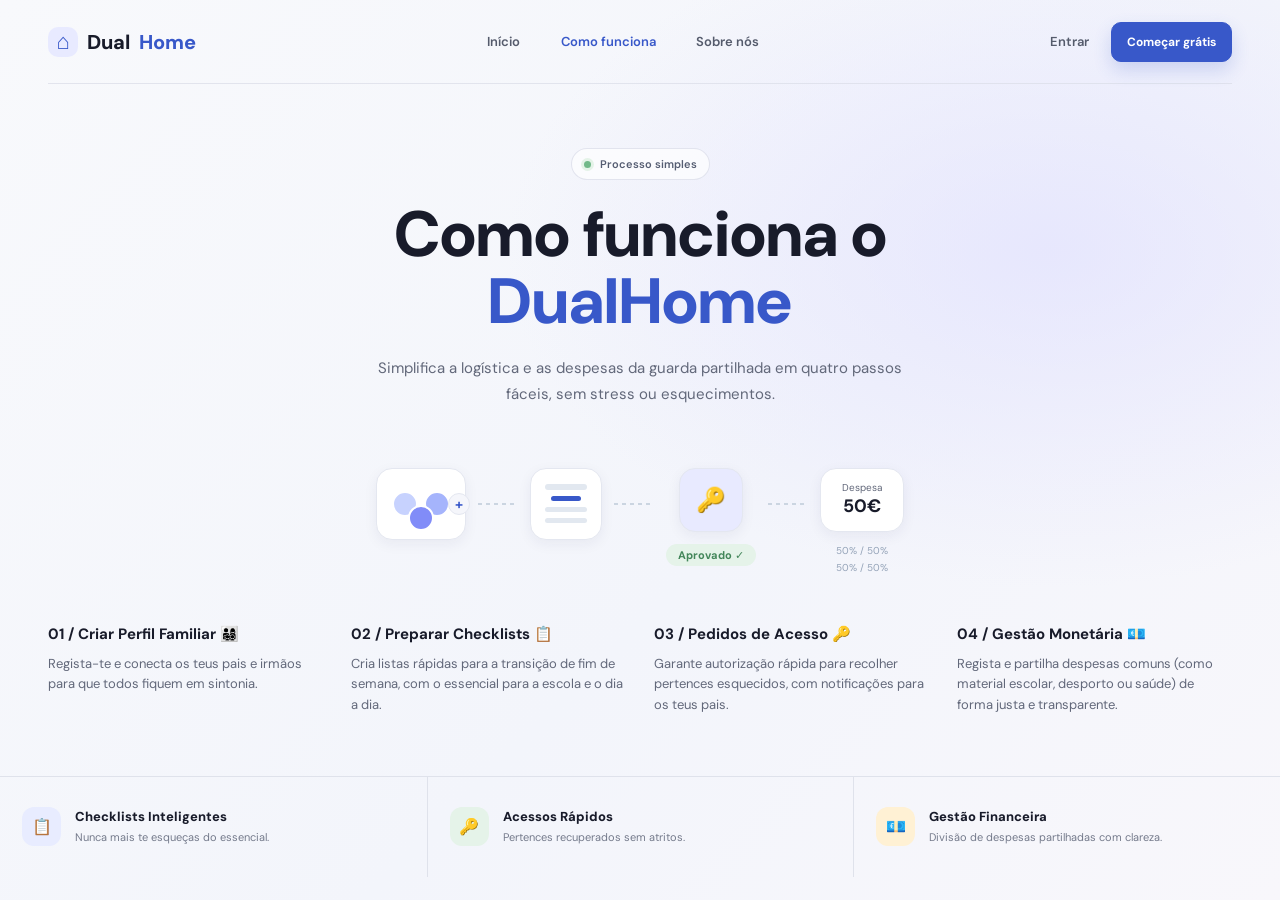
<file: como.html>
<!DOCTYPE html>
<html lang="pt">
<head>
  <meta charset="UTF-8">
  <meta name="viewport" content="width=device-width, initial-scale=1.0">
  <title>Como funciona | DualHome</title>
  <link rel="stylesheet" href="styles/style.css">
  <link href="https://fonts.googleapis.com/css2?family=DM+Sans:wght@400;500;600;700;800&display=swap" rel="stylesheet">
</head>
<body>

  <header class="site-header page-shell">
    <a href="index.html" class="brand">
      <span class="brand-mark">⌂</span>
      Dual<span class="brand-light">Home</span>
    </a>

    <nav class="navbar">
      <a href="index.html" class="nav-link">Início</a>
      <a href="como.html" class="nav-link active">Como funciona</a>
      <a href="sobre.html" class="nav-link">Sobre nós</a>
    </nav>

    <div class="header-actions">
      <a href="login.html" class="login-link">Entrar</a>
      <a href="#" class="button button-small">Começar grátis</a>
    </div>
  </header>

  <main>
    <section class="page-shell process-intro">
      <div class="eyebrow process-eyebrow">
        <span class="eyebrow-dot"></span>
        Processo simples
      </div>
      <h1 class="process-title">
        Como funciona o <span>DualHome</span>
      </h1>
      <p class="hero-description process-description">
        Simplifica a logística e as despesas da guarda partilhada em quatro passos fáceis, sem stress ou esquecimentos.
      </p>
    </section>

    <section class="page-shell process-flow">
      <div class="process-flow-track">
        <div class="process-flow-step">
          <div class="process-visual process-visual-family">
            <div class="family-avatars">
              <div class="family-avatar family-avatar-one"></div>
              <div class="family-avatar family-avatar-two"></div>
              <div class="family-avatar family-avatar-child"></div>
              <div class="family-add">+</div>
            </div>
          </div>
        </div>

        <div class="process-flow-connector"></div>

        <div class="process-flow-step">
          <div class="process-visual process-visual-checklist">
            <div class="checklist-line"></div>
            <div class="checklist-line checklist-line-active"></div>
            <div class="checklist-line"></div>
            <div class="checklist-line"></div>
          </div>
        </div>

        <div class="process-flow-connector"></div>

        <div class="process-flow-step">
          <div class="process-visual process-visual-access">
            <span class="process-access-icon">🔑</span>
          </div>
          <span class="process-approved">Aprovado ✓</span>
        </div>

        <div class="process-flow-connector"></div>

        <div class="process-flow-step">
          <div class="process-visual process-visual-expense">
            <span class="expense-label">Despesa</span>
            <strong class="expense-amount">50€</strong>
          </div>
          <div class="expense-splits">
            <span>50% / 50%</span>
            <span>50% / 50%</span>
          </div>
        </div>

      </div>
    </section>

    <section class="page-shell process-steps">
      <div class="process-steps-grid">
        <div class="process-step">
          <h3 class="process-step-title">01 / Criar Perfil Familiar 👨‍👩‍👧‍👦</h3>
          <p class="process-step-description">Regista-te e conecta os teus pais e irmãos para que todos fiquem em sintonia.</p>
        </div>
        <div class="process-step">
          <h3 class="process-step-title">02 / Preparar Checklists 📋</h3>
          <p class="process-step-description">Cria listas rápidas para a transição de fim de semana, com o essencial para a escola e o dia a dia.</p>
        </div>
        <div class="process-step">
          <h3 class="process-step-title">03 / Pedidos de Acesso 🔑</h3>
          <p class="process-step-description">Garante autorização rápida para recolher pertences esquecidos, com notificações para os teus pais.</p>
        </div>
        <div class="process-step">
          <h3 class="process-step-title">04 / Gestão Monetária 💶</h3>
          <p class="process-step-description">Regista e partilha despesas comuns (como material escolar, desporto ou saúde) de forma justa e transparente.</p>
        </div>
      </div>
    </section>

    <section class="features">
      <div class="feature-item">
        <div class="feature-icon icon-blue">📋</div>
        <div>
          <h2>Checklists Inteligentes</h2>
          <p>Nunca mais te esqueças do essencial.</p>
        </div>
      </div>
      <div class="feature-item">
        <div class="feature-icon icon-green">🔑</div>
        <div>
          <h2>Acessos Rápidos</h2>
          <p>Pertences recuperados sem atritos.</p>
        </div>
      </div>
      <div class="feature-item">
        <div class="feature-icon icon-yellow">💶</div>
        <div>
          <h2>Gestão Financeira</h2>
          <p>Divisão de despesas partilhadas com clareza.</p>
        </div>
      </div>
    </section>

  </main>

</body>
</html>
</file>
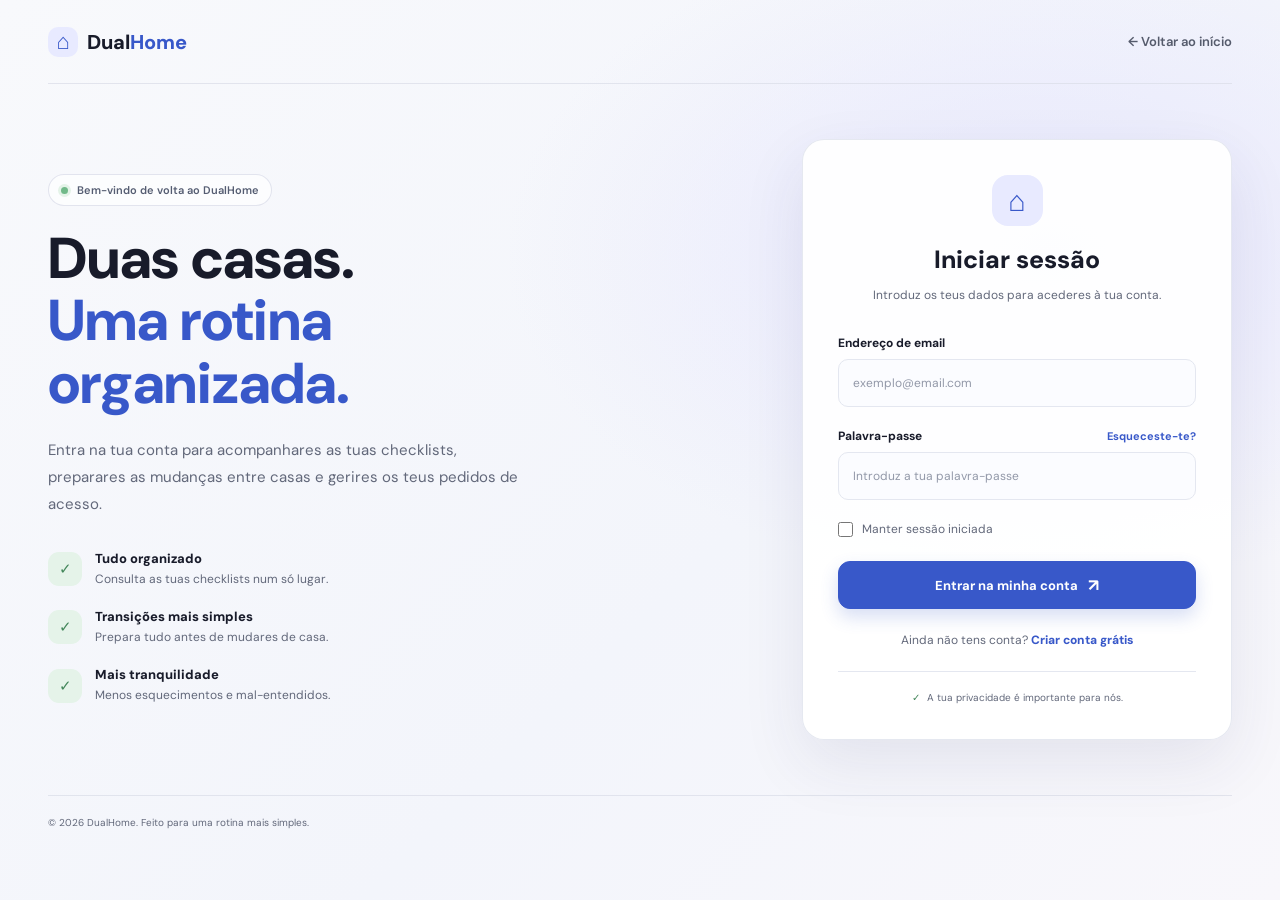
<file: Login.html>
<!doctype html>
<html lang="pt-PT">

<head>
    <meta charset="UTF-8">
    <meta name="viewport" content="width=device-width, initial-scale=1.0">
    <meta name="theme-color" content="#f5f6fb">

    <link rel="preconnect" href="https://fonts.googleapis.com">
    <link rel="preconnect" href="https://fonts.gstatic.com" crossorigin>

    <link
        href="https://fonts.googleapis.com/css2?family=DM+Sans:wght@400;500;600;700;800&display=swap"
        rel="stylesheet"
    >

    <link rel="stylesheet" href="styles/style.css">

    <title>Entrar | DualHome</title>
</head>

<body>

    <div class="page-shell">

        <!-- Cabeçalho -->
        <header class="site-header">

            <a class="brand" href="index.html">
                <span class="brand-mark">⌂</span>
                <span>Dual<span class="brand-light">Home</span></span>
            </a>

            <a class="login-link" href="index.html">
                ← Voltar ao início
            </a>

        </header>

        <!-- Conteúdo principal -->
        <main class="login-layout">

            <!-- Apresentação -->
            <section class="login-copy">

                <p class="eyebrow">
                    <span class="eyebrow-dot"></span>
                    Bem-vindo de volta ao DualHome
                </p>

                <h1>
                    Duas casas.<br>
                    <span>Uma rotina organizada.</span>
                </h1>

                <p class="hero-description">
                    Entra na tua conta para acompanhares as tuas
                    checklists, preparares as mudanças entre casas
                    e gerires os teus pedidos de acesso.
                </p>

                <div class="login-benefits">

                    <div class="login-benefit">
                        <span class="benefit-check">✓</span>

                        <div>
                            <h3>Tudo organizado</h3>
                            <p>Consulta as tuas checklists num só lugar.</p>
                        </div>
                    </div>

                    <div class="login-benefit">
                        <span class="benefit-check">✓</span>

                        <div>
                            <h3>Transições mais simples</h3>
                            <p>Prepara tudo antes de mudares de casa.</p>
                        </div>
                    </div>

                    <div class="login-benefit">
                        <span class="benefit-check">✓</span>

                        <div>
                            <h3>Mais tranquilidade</h3>
                            <p>Menos esquecimentos e mal-entendidos.</p>
                        </div>
                    </div>

                </div>

            </section>

            <!-- Formulário -->
            <section class="login-card">

                <div class="login-card-header">

                    <div class="login-icon">⌂</div>

                    <h2>Iniciar sessão</h2>

                    <p>
                        Introduz os teus dados para acederes à tua conta.
                    </p>

                </div>

                <form action="#" method="post">

                    <div class="login-field">

                        <label for="email">
                            Endereço de email
                        </label>

                        <input
                            type="email"
                            id="email"
                            name="email"
                            placeholder="exemplo@email.com"
                            autocomplete="email"
                            required
                        >

                    </div>

                    <div class="login-field">

                        <div class="password-heading">

                            <label for="password">
                                Palavra-passe
                            </label>

                            <a href="recuperar-password.html">
                                Esqueceste-te?
                            </a>

                        </div>

                        <input
                            type="password"
                            id="password"
                            name="password"
                            placeholder="Introduz a tua palavra-passe"
                            autocomplete="current-password"
                            required
                        >

                    </div>

                    <div class="login-options">

                        <label>
                            <input
                                type="checkbox"
                                name="remember"
                            >
                            Manter sessão iniciada
                        </label>

                    </div>

                    <button type="submit" class="button login-submit">
                        Entrar na minha conta
                        <span aria-hidden="true">↗</span>
                    </button>

                </form>

                <div class="login-register">

                    <p>
                        Ainda não tens conta?
                        <a href="registo.html">Criar conta grátis</a>
                    </p>

                </div>

                <div class="login-privacy">
                    <span>✓</span>
                    A tua privacidade é importante para nós.
                </div>

            </section>

        </main>

        <!-- Rodapé -->
        <footer class="login-footer">
            <p>
                © 2026 DualHome. Feito para uma rotina mais simples.
            </p>
        </footer>

    </div>

</body>
</html>
</file>
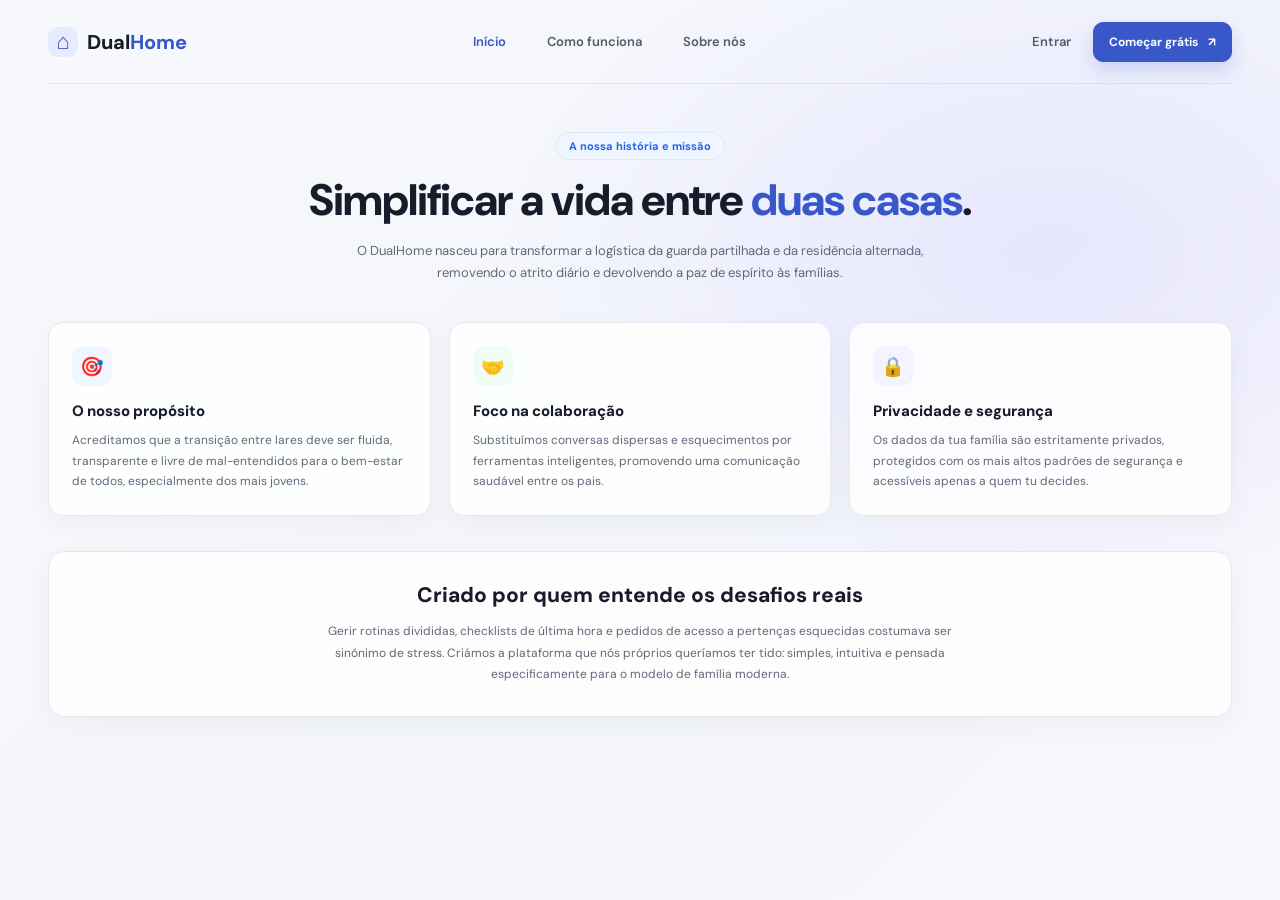
<file: sobrenos.html>
<!DOCTYPE html>
<html lang="pt-PT">

<head>
    <meta charset="UTF-8">
    <meta name="viewport" content="width=device-width, initial-scale=1.0">
    <title>DualHome - Sobre Nós</title>
    <link rel="stylesheet" href="styles/style.css">
    <link href="https://fonts.googleapis.com/css2?family=DM+Sans:wght@400;500;600;700;800&display=swap"
        rel="stylesheet">
</head>

<body>

    <div class="page-shell">
        <header class="site-header">
            <a class="brand" href="index.html" aria-label="DualHome, início">
                <span class="brand-mark" aria-hidden="true">⌂</span>
                <span>Dual<span class="brand-light">Home</span></span>
            </a>

            <nav class="navbar" aria-label="Navegação principal">
                <a class="nav-link active" href="index.html">Início</a>
                <a class="nav-link" href="#funcionalidades">Como funciona</a>
                <a class="nav-link" href="sobrenos.html">Sobre nós</a>
            </nav>

            <div class="header-actions">
                <a class="login-link" href="Login.html">Entrar</a>
                <a class="button button-small" href="/comecar">Começar grátis <span aria-hidden="true">↗</span></a>
            </div>
        </header>

        <main class="main-content about-main">
            <section class="about-hero">
                <span class="eyebrow-badge">A
                    nossa história e missão</span>
                <h1 class="about-title">
                    Simplificar a vida entre <span class="text-blue">duas casas</span>.
                </h1>
                <p class="subtitle about-subtitle">
                    O DualHome nasceu para transformar a logística da guarda partilhada e da residência alternada,
                    removendo o atrito diário e devolvendo a paz de espírito às famílias.
                </p>
            </section>

            <section class="values-grid about-values-grid">
                <div class="value-card">
                    <div class="card-icon blue-bg" aria-hidden="true">🎯</div>
                    <h3>O nosso propósito</h3>
                    <p>Acreditamos que a transição entre
                        lares deve ser fluida, transparente e livre de mal-entendidos para o bem-estar de todos,
                        especialmente dos mais jovens.</p>
                </div>
                <div class="value-card">
                    <div class="card-icon green-bg" aria-hidden="true">🤝</div>
                    <h3>Foco na colaboração</h3>
                    <p>Substituímos conversas dispersas e
                        esquecimentos por ferramentas inteligentes, promovendo uma comunicação saudável entre os pais.
                    </p>
                </div>
                <div class="value-card">
                    <div class="card-icon purple-bg" aria-hidden="true">🔒</div>
                    <h3>Privacidade e segurança</h3>
                    <p>Os dados da tua família são
                        estritamente privados, protegidos com os mais altos padrões de segurança e acessíveis apenas a
                        quem tu decides.</p>
                </div>
            </section>

            <section class="story-section about-story">
                <h2>Criado por quem
                    entende os desafios reais</h2>
                <p>
                    Gerir rotinas divididas, checklists de última hora e pedidos de acesso a pertenças esquecidas
                    costumava ser sinónimo de stress. Criámos a plataforma que nós próprios queríamos ter tido:
                    simples, intuitiva e pensada especificamente para o modelo de família moderna.
                </p>
            </section>

        </main>
    </div>

</body>

</html>
</file>
<file: styles/style.css>
:root {
  color-scheme: light;
  font-family: "DM Sans", sans-serif;
  color: #181b2a;
  background: #f5f6fb;
  font-synthesis: none;
  text-rendering: optimizeLegibility;
  --ink: #181b2a;
  --muted: #62687a;
  --blue: #3858c9;
  --line: #e4e7f0;
}

* {
  box-sizing: border-box;
}

html {
  scroll-behavior: smooth;
}

body {
  min-width: 320px;
  min-height: 100vh;
  margin: 0;
  background:
    radial-gradient(
      ellipse at 82% 28%,
      rgba(221, 220, 255, 0.56),
      transparent 34rem
    ),
    linear-gradient(135deg, #f8f9fc 0%, #f3f5fb 58%, #f8f7fb 100%);
  color: var(--ink);
  font-size: 15px;
  -webkit-font-smoothing: antialiased;
}

a {
  color: inherit;
  text-decoration: none;
}

.page-shell {
  width: min(100% - 64px, 1184px);
  margin: 0 auto;
}

.site-header {
  min-height: 84px;
  display: flex;
  align-items: center;
  justify-content: space-between;
  gap: 30px;
  border-bottom: 1px solid rgba(219, 222, 233, 0.75);
}

.brand {
  display: inline-flex;
  align-items: center;
  gap: 9px;
  flex-shrink: 0;
  font-size: 20px;
  font-weight: 800;
  letter-spacing: 0;
}

.brand-mark,
.mini-mark {
  display: flex;
  align-items: center;
  justify-content: center;
  width: 30px;
  height: 30px;
  border-radius: 10px;
  background: #e8eaff;
  color: var(--blue);
  font-size: 22px;
  line-height: 1;
}

.brand-light {
  color: var(--blue);
}

.navbar,
.header-actions {
  display: flex;
  align-items: center;
}

.navbar {
  justify-content: center;
  gap: clamp(20px, 3.2vw, 44px);
}

.nav-link,
.login-link {
  color: #555b6c;
  font-size: 13px;
  font-weight: 600;
  transition: color 160ms ease;
}

.nav-link:hover,
.login-link:hover,
.nav-link.active {
  color: var(--blue);
}

.header-actions {
  gap: 22px;
  flex-shrink: 0;
}

.button {
  min-height: 48px;
  display: inline-flex;
  align-items: center;
  justify-content: center;
  gap: 10px;
  padding: 0 20px;
  border: 1px solid var(--blue);
  border-radius: 12px;
  background: var(--blue);
  box-shadow: 0 8px 18px rgba(56, 88, 201, 0.2);
  color: #fff;
  font-size: 13px;
  font-weight: 700;
  transition:
    transform 160ms ease,
    box-shadow 160ms ease,
    background 160ms ease;
}

.button:hover {
  transform: translateY(-2px);
  background: #2e4cb6;
  box-shadow: 0 11px 22px rgba(56, 88, 201, 0.25);
}

.button-small {
  min-height: 40px;
  padding: 0 15px;
  border-radius: 10px;
  font-size: 12px;
}

.button-outline {
  border-color: #d7dbe7;
  background: rgba(255, 255, 255, 0.64);
  box-shadow: none;
  color: var(--ink);
}

.button-outline:hover {
  border-color: #b9c1df;
  background: #fff;
  box-shadow: 0 8px 18px rgba(23, 30, 58, 0.07);
}

.play-icon {
  color: var(--blue);
  font-size: 10px;
}

.hero {
  min-height: 554px;
  display: flex;
  align-items: center;
  gap: 30px;
  padding: 48px 0 40px;
}

.hero-copy {
  position: relative;
  z-index: 1;
  flex: 1.02 1 0;
  max-width: 550px;
  padding: 8px 0 20px;
}

.eyebrow {
  width: fit-content;
  display: flex;
  align-items: center;
  gap: 9px;
  margin: 0 0 22px;
  padding: 8px 12px;
  border: 1px solid rgba(223, 226, 237, 0.9);
  border-radius: 999px;
  background: rgba(255, 255, 255, 0.65);
  color: #555d72;
  font-size: 11px;
  font-weight: 600;
}

.eyebrow-dot {
  width: 7px;
  height: 7px;
  border-radius: 50%;
  background: #71b989;
  box-shadow: 0 0 0 3px #e4f3e8;
}

h1 {
  max-width: 600px;
  margin: 0;
  font-size: clamp(42px, 5vw, 64px);
  font-weight: 800;
  line-height: 1.04;
  letter-spacing: 0;
}

h1 span {
  color: var(--blue);
}

.hero-description {
  max-width: 490px;
  margin: 20px 0 26px;
  color: var(--muted);
  font-size: 15px;
  line-height: 1.75;
}

.hero-actions {
  display: flex;
  flex-wrap: wrap;
  gap: 12px;
}

.trust-note {
  display: flex;
  align-items: center;
  gap: 8px;
  margin-top: 22px;
  color: #717789;
  font-size: 11px;
  font-weight: 500;
}

.trust-check {
  display: flex;
  align-items: center;
  justify-content: center;
  width: 17px;
  height: 17px;
  border-radius: 50%;
  background: #e4f3e9;
  color: #43865a;
  font-size: 10px;
  font-weight: 800;
}

.app-preview {
  position: relative;
  flex: 0.98 1 0;
  min-height: 450px;
  display: flex;
  align-items: center;
  justify-content: center;
  isolation: isolate;
}

.preview-glow {
  position: absolute;
  z-index: -1;
  width: 370px;
  height: 370px;
  border-radius: 50%;
  background: radial-gradient(
    circle,
    rgba(190, 194, 255, 0.66),
    rgba(211, 216, 251, 0.26) 55%,
    transparent 72%
  );
  filter: blur(5px);
}

.phone-panel {
  position: relative;
  width: min(100%, 398px);
  min-height: 414px;
  padding: 20px 22px 18px;
  border: 1px solid rgba(255, 255, 255, 0.95);
  border-radius: 22px;
  background: rgba(255, 255, 255, 0.91);
  box-shadow:
    0 28px 70px rgba(42, 49, 100, 0.16),
    0 4px 14px rgba(30, 39, 83, 0.06);
  transform: rotate(2deg);
}

.phone-topline,
.phone-brand,
.bag-heading,
.progress-caption,
.home-switch,
.next-card {
  display: flex;
  align-items: center;
  justify-content: space-between;
}

.phone-topline {
  margin-bottom: 16px;
  color: #7b8090;
  font-size: 9px;
  font-weight: 700;
}

.phone-brand {
  justify-content: flex-start;
  gap: 8px;
  padding-bottom: 18px;
  border-bottom: 1px solid #edf0f6;
  font-size: 14px;
  font-weight: 800;
}

.mini-mark {
  width: 25px;
  height: 25px;
  border-radius: 8px;
  font-size: 18px;
}

.menu-mark {
  margin-left: auto;
  color: #646b7e;
  font-size: 17px;
}

.week-label {
  display: flex;
  justify-content: space-between;
  margin: 18px 0 9px;
  color: #858b9a;
  font-size: 8px;
  font-weight: 800;
}

.week-label span {
  color: #596076;
}

.home-switch {
  justify-content: flex-start;
  gap: 8px;
  padding: 10px 11px;
  border-radius: 9px;
  background: #f4f5fa;
  color: #474e63;
  font-size: 10px;
  font-weight: 700;
}

.home-dot {
  width: 8px;
  height: 8px;
  border-radius: 50%;
}

.home-dot-blue {
  background: #5a79da;
}

.switch-arrow {
  margin-left: auto;
  font-size: 13px;
}

.bag-card {
  margin-top: 12px;
  padding: 15px 15px 13px;
  border: 1px solid #e9ebf4;
  border-radius: 13px;
  background: #fff;
}

.bag-kicker,
.next-card small,
.access-float small {
  display: block;
  color: #8a90a1;
  font-size: 7px;
  font-weight: 800;
  letter-spacing: 0;
}

.bag-heading h2 {
  margin: 5px 0 0;
  font-size: 15px;
  font-weight: 800;
}

.bag-emoji {
  display: flex;
  align-items: center;
  justify-content: center;
  width: 35px;
  height: 35px;
  border-radius: 11px;
  background: #eef0ff;
  font-size: 18px;
}

.progress-line {
  height: 6px;
  overflow: hidden;
  margin-top: 16px;
  border-radius: 99px;
  background: #eaedf5;
}

.progress-line span {
  display: block;
  width: 75%;
  height: 100%;
  border-radius: inherit;
  background: linear-gradient(90deg, #4568d2, #7a83e7);
}

.progress-caption {
  margin: 7px 0 12px;
  color: #777e90;
  font-size: 9px;
}

.progress-caption strong {
  color: var(--blue);
  font-size: 9px;
}

.check-list {
  display: flex;
  flex-direction: column;
  gap: 9px;
  margin: 0;
  padding: 11px 0 0;
  border-top: 1px solid #f0f1f5;
  list-style: none;
  color: #555c70;
  font-size: 9px;
  font-weight: 600;
}

.check-list li {
  display: flex;
  align-items: center;
  gap: 8px;
}

.checked,
.unchecked {
  width: 14px;
  height: 14px;
  display: flex;
  align-items: center;
  justify-content: center;
  flex-shrink: 0;
  border-radius: 4px;
  font-size: 9px;
}

.checked {
  background: #e8edff;
  color: #4564ca;
}

.unchecked {
  border: 1px solid #ccd1de;
}

.next-card {
  justify-content: flex-start;
  gap: 10px;
  margin-top: 11px;
  padding: 10px 11px;
  border-radius: 10px;
  background: #f8f8fc;
}

.next-icon {
  display: flex;
  align-items: center;
  justify-content: center;
  width: 29px;
  height: 29px;
  border-radius: 9px;
  background: #eaf4ed;
  color: #52825f;
  font-size: 17px;
}

.next-card strong,
.access-float strong {
  display: block;
  margin-top: 4px;
  color: #343a4d;
  font-size: 9px;
}

.next-arrow {
  margin-left: auto;
  color: #858b9a;
}

.access-float {
  position: absolute;
  right: -14px;
  bottom: 56px;
  display: flex;
  align-items: center;
  gap: 10px;
  padding: 13px 15px;
  border: 1px solid rgba(255, 255, 255, 0.9);
  border-radius: 13px;
  background: #fff;
  box-shadow: 0 14px 34px rgba(42, 49, 100, 0.14);
  transform: rotate(-3deg);
}

.key-icon {
  display: flex;
  align-items: center;
  justify-content: center;
  width: 32px;
  height: 32px;
  border-radius: 10px;
  background: #fff3d6;
  color: #c58d23;
  font-size: 18px;
}

.access-check {
  display: flex;
  align-items: center;
  justify-content: center;
  width: 17px;
  height: 17px;
  margin-left: 2px;
  border-radius: 50%;
  background: #e2f3e7;
  color: #418558;
  font-size: 10px;
}

.features {
  display: flex;
  flex-wrap: wrap;
  border-top: 1px solid #dfe2eb;
}

.feature-item {
  flex: 1 1 33.333%;
  min-height: 100px;
  display: flex;
  align-items: center;
  gap: 14px;
  padding: 20px 22px;
}

.feature-item + .feature-item {
  border-left: 1px solid #dfe2eb;
}

.feature-icon {
  width: 39px;
  height: 39px;
  display: flex;
  align-items: center;
  justify-content: center;
  flex-shrink: 0;
  border-radius: 12px;
  font-size: 16px;
  font-weight: 800;
}

.icon-blue {
  background: #e8ecff;
  color: #4564ca;
}

.icon-green {
  background: #e5f3e9;
  color: #49865d;
}

.icon-yellow {
  background: #fff1d4;
  color: #b17b1b;
}

.feature-item h2 {
  margin: 0;
  font-size: 13px;
  font-weight: 800;
}

.feature-item p {
  margin: 5px 0 0;
  color: #747a8b;
  font-size: 11px;
  line-height: 1.45;
}

.feature-emoji {
  margin-left: auto;
  font-size: 19px;
}

@media (max-width: 860px) {
  .page-shell {
    width: min(100% - 40px, 680px);
  }

  .site-header {
    min-height: 76px;
    gap: 18px;
  }

  .navbar {
    gap: 18px;
  }

  .header-actions {
    gap: 14px;
  }

  .hero {
    min-height: auto;
    flex-direction: column;
    align-items: stretch;
    gap: 4px;
    padding: 60px 0 44px;
  }

  h1 {
    font-size: clamp(42px, 6vw, 54px);
  }

  .hero-copy {
    flex: none;
    max-width: 620px;
  }

  .app-preview {
    flex: none;
    width: 100%;
    min-height: 430px;
  }

  .phone-panel {
    padding: 17px;
  }

  .access-float {
    right: -8px;
    bottom: 38px;
  }

  .feature-item {
    gap: 10px;
    padding: 18px 12px;
  }

  .feature-emoji {
    display: none;
  }
}

@media (max-width: 620px) {
  .page-shell {
    width: min(100% - 36px, 480px);
  }

  .site-header {
    min-height: 0;
    display: flex;
    flex-wrap: wrap;
    justify-content: space-between;
    gap: 15px 12px;
    padding: 18px 0 14px;
  }

  .brand {
    font-size: 18px;
  }

  .header-actions {
    gap: 12px;
  }

  .button-small {
    min-height: 36px;
    padding: 0 11px;
    font-size: 11px;
  }

  .login-link {
    font-size: 12px;
  }

  .navbar {
    order: 1;
    flex: 1 0 100%;
    justify-content: space-between;
    gap: 12px;
    padding-top: 2px;
  }

  .nav-link {
    font-size: 11px;
  }

  .hero {
    flex-direction: column;
    align-items: stretch;
    gap: 4px;
    padding: 42px 0 28px;
  }

  .hero-copy {
    flex: none;
    padding: 0;
  }

  .eyebrow {
    margin-bottom: 18px;
    font-size: 10px;
  }

  h1 {
    font-size: clamp(38px, 10vw, 50px);
    line-height: 1.06;
  }

  .hero-description {
    margin: 17px 0 22px;
    font-size: 14px;
    line-height: 1.7;
  }

  .hero-actions {
    gap: 9px;
  }

  .hero-actions .button {
    min-height: 45px;
    padding: 0 13px;
    font-size: 11px;
  }

  .trust-note {
    margin-top: 16px;
  }

  .app-preview {
    flex: none;
    width: 100%;
    min-height: 390px;
    margin: 12px -3px 0;
  }

  .phone-panel {
    width: min(100% - 18px, 380px);
    min-height: 380px;
    padding: 16px;
    transform: rotate(1deg);
  }

  .access-float {
    right: 0;
    bottom: 30px;
    padding: 10px 11px;
  }

  .features {
    flex-direction: column;
    flex-wrap: nowrap;
  }

  .feature-item {
    flex: 1 1 auto;
    min-height: 82px;
    padding: 14px 4px;
  }

  .feature-item + .feature-item {
    border-top: 1px solid #dfe2eb;
    border-left: 0;
  }

  .feature-emoji {
    display: inline;
  }
}

@media (max-width: 380px) {
  .page-shell {
    width: calc(100% - 28px);
  }

  .header-actions {
    gap: 8px;
  }

  .button-small {
    padding: 0 8px;
    font-size: 10px;
  }

  .nav-link {
    font-size: 10px;
  }

  .hero-actions .button {
    padding: 0 10px;
    font-size: 10px;
  }
}

@media (prefers-reduced-motion: reduce) {
  html {
    scroll-behavior: auto;
  }

  *,
  *::before,
  *::after {
    transition-duration: 0.01ms !important;
  }
}
/* =====================================
   LOGIN - DUALHOME
===================================== */

.login-layout {
    min-height: 590px;
    display: grid;
    grid-template-columns: 1fr 430px;
    align-items: center;
    gap: 70px;
    padding: 55px 0;
}

/* Apresentação */

.login-copy {
    max-width: 550px;
}

.login-copy h1 {
    margin: 0;
    font-size: clamp(42px, 4.5vw, 59px);
    font-weight: 800;
    line-height: 1.08;
    letter-spacing: 0;
}

.login-copy h1 span {
    color: var(--blue);
}

.login-copy .hero-description {
    max-width: 470px;
    margin: 22px 0 28px;
    color: var(--muted);
    font-size: 15px;
    line-height: 1.8;
}

/* Vantagens */

.login-benefits {
    display: flex;
    flex-direction: column;
    gap: 19px;
    margin-top: 32px;
}

.login-benefit {
    display: flex;
    align-items: center;
    gap: 13px;
}

.benefit-check {
    display: flex;
    align-items: center;
    justify-content: center;
    flex-shrink: 0;
    width: 34px;
    height: 34px;
    border-radius: 11px;
    background: #e5f3e9;
    color: #43865a;
    font-size: 15px;
    font-weight: 800;
}

.login-benefit h3 {
    margin: 0 0 3px;
    font-size: 13px;
    font-weight: 800;
}

.login-benefit p {
    margin: 0;
    color: var(--muted);
    font-size: 12px;
    line-height: 1.6;
}

/* Cartão */

.login-card {
    width: 100%;
    padding: 35px;
    border: 1px solid rgba(228, 231, 240, 0.95);
    border-radius: 22px;
    background: rgba(255, 255, 255, 0.92);
    box-shadow: 0 24px 65px rgba(42, 49, 100, 0.09);
}

.login-card-header {
    margin-bottom: 30px;
    text-align: center;
}

.login-icon {
    display: flex;
    align-items: center;
    justify-content: center;
    width: 51px;
    height: 51px;
    margin: 0 auto 17px;
    border-radius: 16px;
    background: #e8eaff;
    color: var(--blue);
    font-size: 29px;
}

.login-card-header h2 {
    margin: 0 0 9px;
    font-size: 25px;
    font-weight: 800;
}

.login-card-header p {
    margin: 0;
    color: var(--muted);
    font-size: 12px;
    line-height: 1.7;
}

/* Campos */

.login-field {
    margin-bottom: 21px;
}

.login-field label {
    display: block;
    margin-bottom: 8px;
    font-size: 12px;
    font-weight: 700;
}

.login-field input {
    width: 100%;
    height: 48px;
    padding: 0 14px;
    border: 1px solid var(--line);
    border-radius: 10px;
    outline: none;
    background: #fbfcff;
    color: var(--ink);
    font-family: inherit;
    font-size: 12px;
    transition: border-color 160ms ease,
                box-shadow 160ms ease;
}

.login-field input::placeholder {
    color: #9298a8;
}

.login-field input:focus {
    border-color: var(--blue);
    box-shadow: 0 0 0 3px rgba(56, 88, 201, 0.1);
}

/* Palavra-passe */

.password-heading {
    display: flex;
    align-items: center;
    justify-content: space-between;
    gap: 10px;
}

.password-heading a {
    margin-bottom: 8px;
    color: var(--blue);
    font-size: 11px;
    font-weight: 700;
}

.password-heading a:hover {
    text-decoration: underline;
}

/* Opções */

.login-options {
    margin: 0 0 24px;
}

.login-options label {
    display: flex;
    align-items: center;
    gap: 9px;
    color: var(--muted);
    font-size: 12px;
    cursor: pointer;
}

.login-options input {
    width: 15px;
    height: 15px;
    margin: 0;
    accent-color: var(--blue);
    cursor: pointer;
}

/* Botão */

.login-submit {
    width: 100%;
    cursor: pointer;
    font-family: inherit;
}

.login-submit span {
    font-size: 17px;
}

/* Registo */

.login-register {
    margin-top: 23px;
    text-align: center;
}

.login-register p {
    margin: 0;
    color: var(--muted);
    font-size: 12px;
}

.login-register a {
    color: var(--blue);
    font-weight: 800;
}

.login-register a:hover {
    text-decoration: underline;
}

/* Privacidade */

.login-privacy {
    display: flex;
    align-items: center;
    justify-content: center;
    gap: 7px;
    margin-top: 23px;
    padding-top: 19px;
    border-top: 1px solid var(--line);
    color: var(--muted);
    font-size: 10px;
}

.login-privacy span {
    color: #43865a;
    font-weight: 800;
}

/* Rodapé */

.login-footer {
    padding: 22px 0;
    border-top: 1px solid rgba(219, 222, 233, 0.75);
    text-align: center;
}

.login-footer p {
    margin: 0;
    color: var(--muted);
    font-size: 11px;
}

/* Tablets */

@media (max-width: 900px) {
    .login-layout {
        grid-template-columns: 1fr 380px;
        gap: 30px;
    }

    .login-card {
        padding: 28px;
    }

    .login-copy h1 {
        font-size: 43px;
    }
}

/* Telemóveis */

@media (max-width: 720px) {
    .login-layout {
        grid-template-columns: 1fr;
        gap: 35px;
        padding: 42px 0;
    }

    .login-copy {
        max-width: 560px;
        margin: 0 auto;
        text-align: center;
    }

    .login-copy .eyebrow {
        margin-right: auto;
        margin-left: auto;
    }

    .login-copy h1 {
        font-size: clamp(36px, 8vw, 48px);
    }

    .login-copy .hero-description {
        margin-right: auto;
        margin-left: auto;
    }

    .login-benefits {
        width: fit-content;
        margin: 28px auto 0;
        text-align: left;
    }

    .login-card {
        width: 100%;
        max-width: 450px;
        margin: 0 auto;
    }
}

@media (max-width: 420px) {
    .login-layout {
        padding: 32px 0;
    }

    .login-copy h1 {
        font-size: 35px;
    }

    .login-copy .hero-description {
        font-size: 13px;
    }

    .login-card {
        padding: 24px 20px;
        border-radius: 18px;
    }

    .login-card-header h2 {
        font-size: 23px;
    }
}
/* ==========================================
   ESTILOS PARA A PÁGINA SOBRE NÓS
   ========================================== */


/* =====================================
   SOBRE NÓS - DUALHOME
===================================== */

.about-main {
    width: 100%;
    padding: 48px 0 35px;
}

/* Introdução */

.about-hero {
    max-width: 850px;
    margin: 0 auto 38px;
    padding: 0 20px;
    text-align: center;
}

.eyebrow-badge {
    display: inline-block;
    margin-bottom: 16px;
    padding: 6px 13px;
    border: 1px solid #dbeafe;
    border-radius: 20px;
    background: #eff6ff;
    color: #2563eb;
    font-size: 11px;
    font-weight: 700;
}

.about-title {
    max-width: 750px;
    margin: 0 auto;
    color: var(--ink);
    font-size: clamp(32px, 4vw, 44px);
    font-weight: 800;
    line-height: 1.12;
    letter-spacing: -1px;
}

.text-blue {
    color: var(--blue);
}

.subtitle {
    color: var(--muted);
    font-size: 13px;
    line-height: 1.7;
}

.about-subtitle {
    max-width: 610px;
    margin: 15px auto 0;
}

/* Cartões dos valores */

.about-values-grid {
    display: grid;
    grid-template-columns: repeat(3, minmax(0, 1fr));
    gap: 18px;
    margin-bottom: 35px;
}

.value-card {
    padding: 23px;
    border: 1px solid #e4e7f0;
    border-radius: 15px;
    background: rgba(255, 255, 255, 0.85);
    box-shadow: 0 8px 24px rgba(42, 49, 100, 0.045);
    transition: transform 160ms ease, box-shadow 160ms ease;
}

.value-card:hover {
    transform: translateY(-3px);
    box-shadow: 0 12px 28px rgba(42, 49, 100, 0.08);
}

.card-icon {
    width: 40px;
    height: 40px;
    display: flex;
    align-items: center;
    justify-content: center;
    margin-bottom: 15px;
    border-radius: 11px;
    font-size: 19px;
}

.blue-bg {
    background: #eff6ff;
}

.green-bg {
    background: #f0fdf4;
}

.purple-bg {
    background: #f5f3ff;
}

.value-card h3 {
    margin: 0 0 9px;
    color: var(--ink);
    font-size: 15px;
    font-weight: 800;
}

.value-card p {
    margin: 0;
    color: var(--muted);
    font-size: 12px;
    line-height: 1.7;
}

/* História */

.about-story {
    margin: 0 auto;
    padding: 30px 35px;
    border: 1px solid #e4e7f0;
    border-radius: 17px;
    background: rgba(255, 255, 255, 0.85);
    text-align: center;
    box-shadow: 0 8px 24px rgba(42, 49, 100, 0.045);
}

.story-section h2 {
    max-width: 600px;
    margin: 0 auto 12px;
    color: var(--ink);
    font-size: 21px;
    font-weight: 800;
    line-height: 1.3;
}

.story-section p {
    max-width: 650px;
    margin: 0 auto;
    color: var(--muted);
    font-size: 12px;
    line-height: 1.8;
}

/* Tablets */

@media (max-width: 860px) {
    .about-main {
        padding-top: 40px;
    }

    .about-values-grid {
        grid-template-columns: repeat(2, minmax(0, 1fr));
        gap: 14px;
    }

    .value-card:last-child {
        grid-column: 1 / -1;
    }
}

/* Telemóveis */

@media (max-width: 620px) {
    .about-main {
        padding: 32px 0 25px;
    }

    .about-hero {
        margin-bottom: 28px;
        padding: 0 4px;
    }

    .about-title {
        font-size: clamp(29px, 8vw, 37px);
    }

    .about-subtitle {
        font-size: 12px;
    }

    .about-values-grid {
        grid-template-columns: 1fr;
        gap: 12px;
        margin-bottom: 25px;
    }

    .value-card:last-child {
        grid-column: auto;
    }

    .value-card {
        padding: 20px;
    }

    .about-story {
        padding: 25px 20px;
    }

    .story-section h2 {
        font-size: 19px;
    }
}

/* =====================================
   LOGIN - DESIGN ALTERNATIVO
===================================== */

.login-page {
    min-height: 680px;
    display: grid;
    grid-template-columns: 1fr 0.9fr;
    align-items: stretch;
    gap: 55px;
    padding: 45px 0;
}

/* Área visual */

.login-visual {
    position: relative;
    display: flex;
    align-items: center;
    overflow: hidden;
    min-height: 590px;
    padding: 48px;
    border-radius: 28px;
    background: linear-gradient(
        145deg,
        #253d9b 0%,
        #3858c9 52%,
        #6975df 100%
    );
    color: #ffffff;
    isolation: isolate;
}

.visual-decoration {
    position: absolute;
    z-index: -1;
    border: 1px solid rgba(255, 255, 255, 0.12);
    border-radius: 50%;
    pointer-events: none;
}

.decoration-one {
    width: 420px;
    height: 420px;
    top: -150px;
    right: -130px;
}

.decoration-two {
    width: 310px;
    height: 310px;
    right: -70px;
    bottom: -110px;
    background: rgba(255, 255, 255, 0.04);
}

.visual-content {
    width: 100%;
    max-width: 470px;
}

.visual-label {
    display: inline-flex;
    align-items: center;
    gap: 9px;
    padding: 9px 13px;
    border: 1px solid rgba(255, 255, 255, 0.2);
    border-radius: 30px;
    background: rgba(255, 255, 255, 0.08);
    color: #eef0ff;
    font-size: 11px;
    font-weight: 600;
}

.visual-label span {
    width: 7px;
    height: 7px;
    border-radius: 50%;
    background: #a8e5b9;
    box-shadow: 0 0 0 4px rgba(168, 229, 185, 0.12);
}

.visual-content h1 {
    margin: 32px 0 20px;
    font-size: clamp(40px, 4vw, 57px);
    line-height: 1.08;
    letter-spacing: -1px;
}

.visual-content h1 span {
    color: #f8d777;
}

.visual-content > p {
    max-width: 400px;
    margin: 0;
    color: #e0e5ff;
    font-size: 14px;
    line-height: 1.9;
}

/* Cartões das casas */

.visual-homes {
    display: flex;
    flex-direction: column;
    gap: 12px;
    margin-top: 35px;
}

.home-card {
    display: flex;
    align-items: center;
    gap: 13px;
    padding: 15px;
    border: 1px solid rgba(255, 255, 255, 0.17);
    border-radius: 15px;
    background: rgba(255, 255, 255, 0.1);
    backdrop-filter: blur(8px);
}

.home-symbol {
    display: flex;
    align-items: center;
    justify-content: center;
    flex-shrink: 0;
    width: 43px;
    height: 43px;
    border-radius: 12px;
    background: #f8d777;
    color: #354b9f;
    font-size: 27px;
}

.second-home {
    background: #e1e6ff;
}

.home-card small,
.home-card strong {
    display: block;
}

.home-card small {
    margin-bottom: 3px;
    color: #cbd4ff;
    font-size: 9px;
    font-weight: 700;
    letter-spacing: 0.5px;
}

.home-card strong {
    color: #ffffff;
    font-size: 13px;
}

.home-status {
    width: 8px;
    height: 8px;
    margin-left: auto;
    border-radius: 50%;
    background: #9fe0b2;
}

.visual-message {
    display: flex;
    align-items: center;
    gap: 9px;
    margin-top: 30px;
    color: #e4e8ff;
    font-size: 11px;
}

.visual-message span {
    color: #f8d777;
    font-size: 19px;
}

/* Área do formulário */

.login-form-area {
    display: flex;
    align-items: center;
    justify-content: center;
    padding: 20px 0;
}

.login-form-card {
    width: 100%;
    max-width: 420px;
    padding: 20px 10px;
}

/* Cabeçalho do formulário */

.form-top-icon {
    display: flex;
    align-items: center;
    justify-content: center;
    width: 52px;
    height: 52px;
    margin-bottom: 25px;
    border: 1px solid #dce2ff;
    border-radius: 16px;
    background: #e8eaff;
    color: var(--blue);
    font-size: 30px;
}

.form-eyebrow {
    margin: 0 0 10px;
    color: var(--blue);
    font-size: 10px;
    font-weight: 800;
    letter-spacing: 1.2px;
}

.login-form-card h2 {
    margin: 0;
    color: var(--ink);
    font-size: 34px;
    font-weight: 800;
    letter-spacing: -1px;
}

.form-description {
    margin: 12px 0 30px;
    color: var(--muted);
    font-size: 13px;
    line-height: 1.7;
}

/* Campos */

.form-field {
    margin-bottom: 21px;
}

.form-field label {
    display: block;
    margin-bottom: 9px;
    color: var(--ink);
    font-size: 12px;
    font-weight: 700;
}

.form-field input {
    display: block;
    width: 100%;
    height: 51px;
    padding: 0 15px;
    border: 1px solid var(--line);
    border-radius: 12px;
    outline: none;
    background: rgba(255, 255, 255, 0.78);
    color: var(--ink);
    font-family: inherit;
    font-size: 12px;
    transition: border-color 160ms ease,
                box-shadow 160ms ease,
                background 160ms ease;
}

.form-field input::placeholder {
    color: #9a9fb0;
}

.form-field input:focus {
    border-color: var(--blue);
    background: #ffffff;
    box-shadow: 0 0 0 4px rgba(56, 88, 201, 0.09);
}

.password-row {
    display: flex;
    align-items: center;
    justify-content: space-between;
    gap: 10px;
}

.password-row a {
    margin-bottom: 9px;
    color: var(--blue);
    font-size: 11px;
    font-weight: 700;
}

.password-row a:hover {
    text-decoration: underline;
}

/* Manter sessão */

.remember-row {
    margin: 3px 0 24px;
}

.remember-row label {
    display: inline-flex;
    align-items: center;
    gap: 9px;
    color: var(--muted);
    font-size: 11px;
    cursor: pointer;
}

.remember-row input {
    width: 15px;
    height: 15px;
    margin: 0;
    accent-color: var(--blue);
}

/* Botão principal */

.login-action {
    width: 100%;
    min-height: 52px;
    justify-content: space-between;
    padding: 0 18px;
    border-radius: 12px;
    cursor: pointer;
}

.login-action span {
    display: flex;
    align-items: center;
    justify-content: center;
    width: 28px;
    height: 28px;
    border-radius: 9px;
    background: rgba(255, 255, 255, 0.15);
    font-size: 17px;
}

/* Separador e registo */

.form-divider {
    display: flex;
    align-items: center;
    gap: 13px;
    margin: 28px 0 20px;
}

.form-divider::before,
.form-divider::after {
    content: "";
    flex: 1;
    height: 1px;
    background: var(--line);
}

.form-divider span {
    color: #858b9b;
    font-size: 9px;
    font-weight: 700;
    letter-spacing: 0.6px;
}

.register-action {
    display: flex;
    align-items: center;
    justify-content: center;
    min-height: 49px;
    padding: 10px;
    border: 1px solid #d9deef;
    border-radius: 12px;
    background: rgba(255, 255, 255, 0.6);
    color: var(--blue);
    font-size: 12px;
    font-weight: 700;
    transition: background 160ms ease,
                border-color 160ms ease;
}

.register-action:hover {
    border-color: var(--blue);
    background: #ffffff;
    text-decoration: none;
}

/* Segurança */

.form-security {
    display: flex;
    align-items: center;
    justify-content: center;
    gap: 7px;
    margin: 25px 0 0;
    color: var(--muted);
    font-size: 10px;
}

.form-security span {
    color: #43865a;
    font-weight: 800;
}

/* Rodapé */

.login-footer {
    display: flex;
    justify-content: space-between;
    gap: 15px;
    padding: 20px 0;
    border-top: 1px solid rgba(219, 222, 233, 0.75);
}

.login-footer p {
    margin: 0;
    color: var(--muted);
    font-size: 10px;
}

/* Tablets */

@media (max-width: 900px) {
    .login-page {
        grid-template-columns: 1fr 0.9fr;
        gap: 25px;
    }

    .login-visual {
        min-height: 550px;
        padding: 30px;
    }

    .visual-content h1 {
        font-size: 42px;
    }

    .login-form-card h2 {
        font-size: 29px;
    }
}

/* Telemóveis */

@media (max-width: 700px) {
    .login-page {
        grid-template-columns: 1fr;
        gap: 15px;
        padding: 25px 0 35px;
    }

    .login-visual {
        min-height: auto;
        padding: 30px 25px;
        border-radius: 22px;
    }

    .visual-content h1 {
        margin-top: 24px;
        font-size: 39px;
    }

    .visual-content > p {
        font-size: 13px;
    }

    .visual-homes {
        margin-top: 25px;
    }

    .visual-message {
        margin-top: 20px;
    }

    .login-form-area {
        padding: 10px 0;
    }

    .login-form-card {
        max-width: 480px;
        padding: 25px 5px;
    }

    .login-footer {
        flex-direction: column;
        align-items: center;
        text-align: center;
    }
}

@media (max-width: 380px) {
    .login-visual {
        padding: 25px 19px;
    }

    .visual-content h1 {
        font-size: 34px;
    }

    .login-form-card h2 {
        font-size: 28px;
    }
}

.process-intro {
  padding: 64px 0 20px;
  text-align: center;
}

.process-eyebrow {
  margin: 0 auto 22px;
}

.process-title {
  max-width: 700px;
  margin: 0 auto;
}

.process-description {
  max-width: 560px;
  margin: 20px auto 0;
}

.process-flow {
  padding: 40px 0 50px;
}

.process-flow-track {
  display: flex;
  align-items: flex-start;
  justify-content: center;
  gap: 12px;
  flex-wrap: wrap;
}

.process-flow-step {
  display: flex;
  flex-direction: column;
  align-items: center;
  gap: 12px;
}

.process-visual {
  display: flex;
  align-items: center;
  justify-content: center;
  border: 1px solid var(--line);
  border-radius: 16px;
  box-shadow: 0 4px 14px rgba(30, 39, 83, 0.06);
}

.process-visual-family {
  width: 90px;
  height: 72px;
  background: #fff;
}

.family-avatars {
  position: relative;
  display: flex;
  gap: 6px;
}

.family-avatar {
  width: 26px;
  height: 26px;
  border: 2px solid #fff;
  border-radius: 50%;
}

.family-avatar-one {
  background: #c7d2fe;
}

.family-avatar-two {
  background: #a5b4fc;
}

.family-avatar-child {
  position: absolute;
  bottom: -14px;
  left: 50%;
  background: #818cf8;
  transform: translateX(-50%);
}

.family-add {
  position: absolute;
  top: 50%;
  right: -20px;
  display: flex;
  align-items: center;
  justify-content: center;
  width: 22px;
  height: 22px;
  border: 1px solid var(--line);
  border-radius: 50%;
  background: #f5f6fb;
  color: var(--blue);
  font-size: 14px;
  font-weight: 700;
  transform: translateY(-50%);
}

.process-visual-checklist {
  width: 72px;
  height: 72px;
  flex-direction: column;
  justify-content: center;
  gap: 6px;
  padding: 14px;
  background: #fff;
}

.checklist-line {
  width: 100%;
  height: 5px;
  border-radius: 3px;
  background: #e2e8f0;
}

.checklist-line:first-child {
  height: 6px;
}

.checklist-line-active {
  width: 70%;
  background: var(--blue);
}

.process-flow-connector {
  width: 40px;
  height: 2px;
  margin-top: 35px;
  background: repeating-linear-gradient(
    to right,
    #cbd5e1 0,
    #cbd5e1 4px,
    transparent 4px,
    transparent 8px
  );
}

.process-visual-access {
  width: 64px;
  height: 64px;
  background: #e8eaff;
}

.process-access-icon {
  font-size: 24px;
}

.process-approved {
  padding: 4px 12px;
  border-radius: 999px;
  background: #e5f3e9;
  color: #43865a;
  font-size: 11px;
  font-weight: 700;
}

.process-visual-expense {
  width: 84px;
  height: 64px;
  flex-direction: column;
  background: #fff;
}

.expense-label {
  color: var(--muted);
  font-size: 10px;
}

.expense-amount {
  font-size: 18px;
}

.expense-splits {
  display: flex;
  flex-direction: column;
  gap: 4px;
  color: #94a3b8;
  font-size: 10px;
}

.process-steps {
  padding-bottom: 60px;
}

.process-steps-grid {
  display: grid;
  grid-template-columns: repeat(4, 1fr);
  gap: 28px;
}

.process-step-title {
  margin: 0 0 10px;
  font-size: 15px;
  font-weight: 700;
}

.process-step-description {
  margin: 0;
  color: var(--muted);
  font-size: 13px;
  line-height: 1.6;
}

@media (max-width: 860px) {
  .process-steps-grid {
    grid-template-columns: repeat(2, 1fr);
    row-gap: 24px;
  }
}

@media (max-width: 520px) {
  .process-intro {
    padding-top: 42px;
  }

  .process-steps-grid {
    grid-template-columns: 1fr;
    gap: 20px;
  }

  .process-flow-track {
    gap: 10px;
  }

  .process-flow-connector {
    width: 24px;
  }
}

/* Registo */
.signup-layout {
  display: grid;
  grid-template-columns: minmax(0, 1fr) minmax(320px, 0.88fr);
  align-items: center;
  gap: clamp(32px, 7vw, 86px);
  min-height: 360px;
  padding: 24px 0 26px;
}

.signup-copy {
  max-width: 510px;
  padding: 0;
}

.signup-copy h1 {
  max-width: 470px;
  font-size: clamp(38px, 5vw, 46px);
  line-height: 0.99;
}

.signup-copy .eyebrow {
  margin-bottom: 17px;
}

.signup-copy .hero-description {
  max-width: 500px;
  margin: 15px 0 0;
  font-size: 12px;
  line-height: 1.6;
}

.signup-copy .trust-note {
  margin-top: 15px;
}

.signup-card {
  width: 100%;
  max-width: 440px;
  justify-self: end;
  padding: 18px 17px 16px;
  border: 1px solid rgba(255, 255, 255, 0.95);
  border-radius: 17px;
  background: rgba(255, 255, 255, 0.78);
  box-shadow: 0 18px 42px rgba(42, 49, 100, 0.14);
}

.signup-card-heading {
  margin-bottom: 13px;
}

.signup-card-heading h2 {
  margin: 0 0 4px;
  font-size: 16px;
  font-weight: 800;
}

.signup-card-heading p {
  margin: 0;
  color: var(--muted);
  font-size: 10px;
}

.signup-form .form-field {
  display: block;
  margin-bottom: 9px;
}

.signup-form .form-field > span {
  position: absolute;
  width: 1px;
  height: 1px;
  overflow: hidden;
  clip: rect(0, 0, 0, 0);
  white-space: nowrap;
}

.signup-form .form-field input {
  height: 36px;
  padding: 0 10px;
  border-radius: 9px;
  background: #fff;
  font-size: 10px;
}

.role-fieldset {
  min-width: 0;
  margin: 12px 0 11px;
  padding: 0;
  border: 0;
}

.role-fieldset legend {
  margin-bottom: 7px;
  font-size: 10px;
  font-weight: 700;
}

.role-options {
  display: flex;
  gap: 7px;
}

.role-option {
  position: relative;
  flex: 1;
  min-width: 0;
  cursor: pointer;
}

.role-option input {
  position: absolute;
  width: 1px;
  height: 1px;
  opacity: 0;
}

.role-option > span {
  min-height: 36px;
  display: flex;
  align-items: center;
  justify-content: center;
  gap: 4px;
  padding: 0 5px;
  border: 1px solid #dfe2eb;
  border-radius: 9px;
  background: #fff;
  font-size: 10px;
  font-weight: 600;
  white-space: nowrap;
}

.role-option:has(input:checked) > span {
  border-color: var(--blue);
  box-shadow: 0 0 0 1px var(--blue);
}

.role-option:has(input:checked)::after {
  position: absolute;
  top: -6px;
  right: -4px;
  width: 15px;
  height: 15px;
  display: grid;
  place-items: center;
  border-radius: 50%;
  background: var(--blue);
  color: #fff;
  content: "✓";
  font-size: 9px;
}

.role-option input:focus-visible + span {
  outline: 2px solid var(--blue);
  outline-offset: 3px;
}

.terms-field {
  display: flex;
  align-items: flex-start;
  gap: 7px;
  margin: 0 0 13px;
  color: var(--muted);
  font-size: 9px;
  line-height: 1.4;
}

.terms-field input {
  flex: 0 0 auto;
  width: 13px;
  height: 13px;
  margin: 0;
  accent-color: var(--blue);
}

.terms-field a {
  color: var(--blue);
  font-weight: 700;
}

.signup-submit {
  width: 100%;
  min-height: 40px;
  padding: 0 13px;
  border-radius: 9px;
  cursor: pointer;
  font-family: inherit;
  font-size: 10px;
}

.signup-submit span {
  font-size: 14px;
}

.signup-message {
  margin: 0 0 10px;
  padding: 8px 10px;
  border: 1px solid #f0c9c6;
  border-radius: 8px;
  background: #fff2f0;
  color: #9c342d;
  font-size: 10px;
  line-height: 1.5;
}

.signup-message.success {
  border-color: #c9e6d1;
  background: #eff9f1;
  color: #347347;
}

.signup-layout + .features .feature-item {
  min-height: 72px;
  gap: 9px;
  padding: 12px 9px;
}

.signup-layout + .features .feature-icon {
  width: 27px;
  height: 27px;
  border-radius: 8px;
  font-size: 12px;
}

.signup-layout + .features .feature-item h2 {
  font-size: 10px;
}

.signup-layout + .features .feature-item p {
  margin-top: 3px;
  font-size: 9px;
}

.signup-layout + .features .feature-emoji {
  font-size: 13px;
}

@media (max-width: 720px) {
  .signup-layout {
    grid-template-columns: 1fr;
    gap: 24px;
    min-height: 0;
    padding: 38px 0 28px;
  }

  .signup-copy {
    max-width: 600px;
  }

  .signup-card {
    max-width: 520px;
    justify-self: center;
  }
}

@media (max-width: 620px) {
  .signup-layout {
    padding-top: 30px;
  }

  .signup-copy h1 {
    font-size: clamp(36px, 10vw, 46px);
  }

  .signup-card {
    padding: 17px 14px 14px;
  }
}

/* Configuração da família */
.family-field {
  display: block;
  margin-bottom: 11px;
}

.field-label {
  display: block;
  margin-bottom: 6px;
  font-size: 10px;
  font-weight: 700;
}

.family-field input {
  width: 100%;
  height: 36px;
  padding: 0 10px;
  border: 1px solid #dfe2eb;
  border-radius: 9px;
  background: #fff;
  color: var(--ink);
  font-family: inherit;
  font-size: 10px;
}

.family-field input:focus {
  outline: none;
  border-color: var(--blue);
  box-shadow: 0 0 0 3px rgba(56, 88, 201, 0.14);
}

.field-hint {
  margin: 6px 0 0;
  color: var(--muted);
  font-size: 9px;
  line-height: 1.45;
}

/* Painel */
.dashboard-main {
  padding: 34px 0 60px;
}

.dashboard-header {
  margin-bottom: 26px;
}

.dashboard-header h1 {
  margin: 14px 0 0;
  font-size: clamp(34px, 4.6vw, 46px);
  line-height: 1;
}

.rotation-card {
  display: grid;
  grid-template-columns: repeat(3, minmax(0, 1fr));
  margin-bottom: 16px;
  overflow: hidden;
  border: 1px solid rgba(255, 255, 255, 0.95);
  border-radius: 17px;
  background: rgba(255, 255, 255, 0.78);
  box-shadow: 0 18px 42px rgba(42, 49, 100, 0.14);
}

.rotation-item {
  padding: 22px 24px;
}

.rotation-item + .rotation-item {
  border-left: 1px solid #dfe2eb;
}

.rotation-item small {
  display: block;
  color: var(--muted);
  font-size: 10px;
  font-weight: 700;
  letter-spacing: 0.08em;
  text-transform: uppercase;
}

.rotation-item strong {
  display: block;
  margin-top: 8px;
  font-size: 18px;
  font-weight: 800;
}

.rotation-item p {
  margin: 5px 0 0;
  color: #747a8b;
  font-size: 11px;
}

.tool-grid {
  display: grid;
  grid-template-columns: repeat(3, minmax(0, 1fr));
  gap: 16px;
}

.tool-card {
  min-height: 190px;
  display: flex;
  flex-direction: column;
  gap: 12px;
  padding: 22px;
  border: 1px solid rgba(255, 255, 255, 0.95);
  border-radius: 17px;
  background: rgba(255, 255, 255, 0.78);
  box-shadow: 0 18px 42px rgba(42, 49, 100, 0.1);
}

.tool-card-top {
  display: flex;
  align-items: center;
  justify-content: space-between;
}

.tool-card h2 {
  margin: 0;
  font-size: 15px;
  font-weight: 800;
}

.tool-card p {
  margin: 0;
  color: #747a8b;
  font-size: 12px;
  line-height: 1.5;
}

.tool-badge {
  display: inline-flex;
  padding: 4px 9px;
  border-radius: 999px;
  background: #f1f2f7;
  color: #747a8b;
  font-size: 10px;
  font-weight: 700;
}

@media (max-width: 860px) {
  .rotation-card {
    grid-template-columns: 1fr;
  }

  .rotation-item + .rotation-item {
    border-left: 0;
    border-top: 1px solid #dfe2eb;
  }

  .tool-grid {
    grid-template-columns: repeat(2, minmax(0, 1fr));
  }
}

@media (max-width: 620px) {
  .tool-grid {
    grid-template-columns: 1fr;
  }

  .rotation-item {
    padding: 18px 18px;
  }
}

/* Entrar numa família com código */
.family-form:has(input[name="modo"][value="entrar"]:checked) .family-criar,
.family-form:has(input[name="modo"][value="criar"]:checked) .family-entrar {
  display: none;
}

.family-section {
  margin-bottom: 4px;
}

.codigo-input {
  text-transform: uppercase;
  letter-spacing: 0.18em;
  font-weight: 700;
}

/* Código de convite no painel */
.invite-card {
  display: flex;
  flex-wrap: wrap;
  align-items: center;
  justify-content: space-between;
  gap: 18px;
  margin-bottom: 16px;
  padding: 20px 24px;
  border: 1px solid rgba(255, 255, 255, 0.95);
  border-radius: 17px;
  background: rgba(255, 255, 255, 0.78);
  box-shadow: 0 18px 42px rgba(42, 49, 100, 0.14);
}

.invite-card small {
  display: block;
  color: var(--muted);
  font-size: 10px;
  font-weight: 700;
  letter-spacing: 0.08em;
  text-transform: uppercase;
}

.invite-code {
  display: block;
  margin-top: 6px;
  color: var(--blue);
  font-size: 26px;
  font-weight: 800;
  letter-spacing: 0.2em;
}

.invite-card p {
  margin: 6px 0 0;
  color: #747a8b;
  font-size: 11px;
}

.invite-actions {
  display: flex;
  flex-wrap: wrap;
  gap: 10px;
}

.invite-actions .button {
  box-shadow: none;
}

.invite-card .invite-status {
  width: 100%;
  min-height: 0;
  margin: 0;
  color: var(--blue);
  font-size: 11px;
  font-weight: 600;
}

.invite-card .invite-status:empty {
  display: none;
}

/* Confirmação de terminar sessão */
.logout-actions {
  display: grid;
  gap: 10px;
}

.logout-actions .button {
  text-decoration: none;
}


/* Rodapé partilhado */
.site-footer {
  width: 100%;
  margin-top: auto;
  padding: 20px 0;
  border-top: 1px solid rgba(219, 222, 233, 0.75);
}

.footer-inner {
  display: flex;
  flex-wrap: wrap;
  align-items: center;
  justify-content: space-between;
  gap: 15px;
}

.site-footer p {
  margin: 0;
  color: var(--muted);
  font-size: 11px;
}

.footer-links {
  display: flex;
  flex-wrap: wrap;
  gap: 18px;
}

.footer-links a {
  color: var(--muted);
  font-size: 11px;
  font-weight: 600;
  transition: color 160ms ease;
}

.footer-links a:hover {
  color: var(--blue);
}

/* Footer em dispositivos móveis */
@media (max-width: 620px) {
  .footer-inner {
    flex-direction: column;
    justify-content: center;
    text-align: center;
  }

  .footer-links {
    justify-content: center;
  }
}


/* ========================================
   PÁGINAS LEGAIS - DUALHOME
======================================== */

.legal-main {
    width: 100%;
    max-width: 1100px;
    margin: 0 auto;
    padding: 65px 25px 80px;
}

/* Cabeçalho */

.legal-hero {
    max-width: 750px;
    margin: 0 auto 45px;
    text-align: center;
}

.legal-badge {
    display: inline-block;
    padding: 8px 16px;
    margin-bottom: 18px;
    border-radius: 30px;
    background: #e9edff;
    color: #3858c9;
    font-size: 11px;
    font-weight: 700;
    letter-spacing: 1px;
    text-transform: uppercase;
}

.legal-hero h1 {
    margin: 0 0 16px;
    color: #202b45;
    font-size: clamp(32px, 5vw, 46px);
    font-weight: 800;
    letter-spacing: -1.5px;
    line-height: 1.2;
}

.legal-hero p {
    max-width: 620px;
    margin: 0 auto;
    color: #737d91;
    font-size: 15px;
    line-height: 1.8;
}

/* Conteúdo */

.legal-content {
    max-width: 900px;
    margin: 0 auto;
    padding: 45px 50px;
    background: #ffffff;
    border: 1px solid #e9ecf3;
    border-radius: 20px;
    box-shadow: 0 12px 40px rgba(35, 53, 100, 0.06);
}

.legal-content h2 {
    display: flex;
    align-items: center;
    gap: 12px;
    margin: 35px 0 14px;
    color: #26365f;
    font-size: 19px;
    font-weight: 750;
}

.legal-content h2:first-child {
    margin-top: 0;
}

.legal-content h2::before {
    content: "";
    display: block;
    width: 4px;
    height: 23px;
    flex-shrink: 0;
    border-radius: 5px;
    background: #3858c9;
}

.legal-content p,
.legal-content li {
    color: #687286;
    font-size: 14px;
    line-height: 1.9;
}

.legal-content p {
    margin: 0 0 15px;
}

.legal-content ul {
    padding-left: 25px;
    margin: 12px 0 20px;
}

.legal-content li {
    padding-left: 5px;
    margin-bottom: 8px;
}

.legal-content li::marker {
    color: #3858c9;
}

/* Informação adicional */

.legal-update {
    margin-top: 40px;
    padding: 18px 22px;
    background: #f5f7ff;
    border: 1px solid #e7ebff;
    border-radius: 12px;
    color: #737d91 !important;
    font-size: 12px !important;
}

/* Link inferior */

.legal-bottom-link {
    margin-top: 30px;
    text-align: center;
}

.legal-bottom-link a {
    display: inline-flex;
    align-items: center;
    gap: 8px;
    color: #3858c9;
    font-size: 14px;
    font-weight: 700;
    text-decoration: none;
    transition: all 0.25s ease;
}

.legal-bottom-link a:hover {
    color: #263f9e;
    gap: 13px;
}

/* Responsividade */

@media (max-width: 768px) {
    .legal-main {
        padding: 45px 18px 55px;
    }

    .legal-hero {
        margin-bottom: 30px;
    }

    .legal-content {
        padding: 30px 25px;
        border-radius: 15px;
    }

    .legal-content h2 {
        font-size: 17px;
        margin-top: 28px;
    }

    .legal-content p,
    .legal-content li {
        font-size: 13px;
    }
}

@media (max-width: 480px) {
    .legal-main {
        padding: 35px 14px 45px;
    }

    .legal-hero h1 {
        font-size: 30px;
    }

    .legal-hero p {
        font-size: 13px;
    }

    .legal-content {
        padding: 25px 19px;
    }
}
</file>
